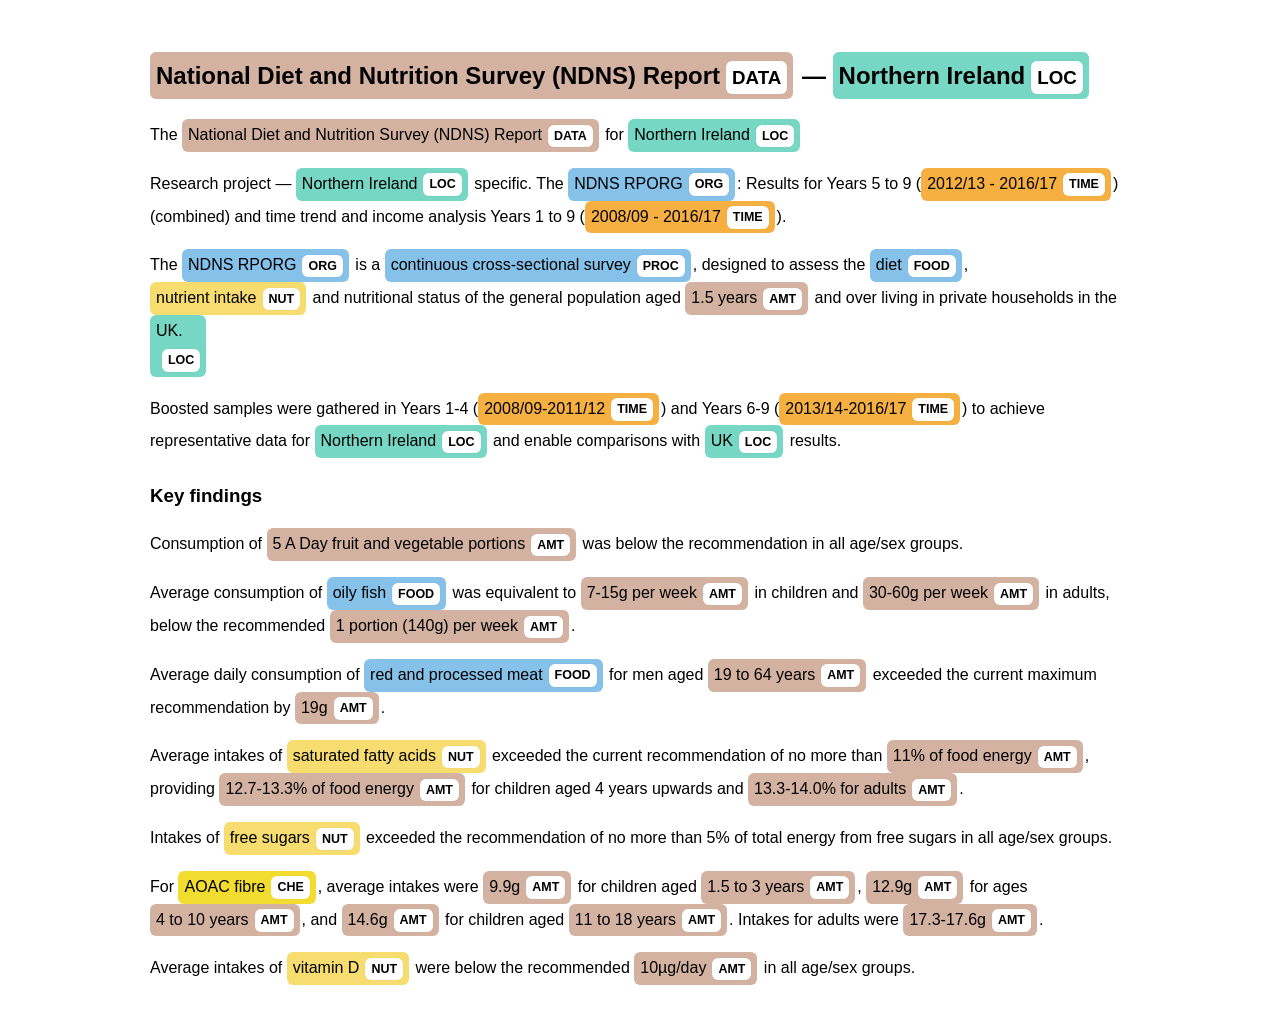
<file: 0002_cleaned.html>
<!DOCTYPE html>
<!--
  Entity Visualization HTML Template
  
  Content Source:
  This content is derived from the UK Government Food Statistics Pocketbook:
  https://www.gov.uk/government/statistics/food-statistics-pocketbook/food-statistics-in-your-pocket
  
  This file displays named entity recognition (NER) annotations for text content,
  specifically the National Diet and Nutrition Survey (NDNS) Report for Northern Ireland.
  Entities are highlighted with color-coded backgrounds and labeled badges.
-->
<html lang="en">
<head>
<meta charset="UTF-8">
<title>ent Visualization</title>

<link rel="stylesheet" href="static/0002_cleaned.page.css">
</head>
<body>
<!-- 
  Main Content Area
  Source: UK Government Food Statistics Pocketbook
  URL: https://www.gov.uk/government/statistics/food-statistics-pocketbook/food-statistics-in-your-pocket
  
  This section contains the National Diet and Nutrition Survey (NDNS) Report content
  with named entity recognition annotations. Each entity is wrapped in a <span> element
  with the appropriate entity class and data-label attribute.
-->
<div class="doc">
<!-- Document Title - NDNS Report for Northern Ireland -->
<h2><span class="ent DATA" data-label="DATA" title="DATA">National Diet and Nutrition Survey (NDNS) Report</span> — <span class="ent LOC" data-label="LOC" title="LOC">Northern Ireland</span></h2>

<!-- Introduction paragraph -->
<p>
The <span class="ent DATA" data-label="DATA" title="DATA">National Diet and Nutrition Survey (NDNS) Report</span> for <span class="ent LOC" data-label="LOC" title="LOC">Northern Ireland</span>
</p>

<!-- Research project overview - describes the NDNS Research Project scope and time periods -->
<p>
Research project — <span class="ent LOC" data-label="LOC" title="LOC">Northern Ireland</span> specific. The <span class="ent ORG" data-label="ORG" title="ORG">NDNS RP<span class="label">ORG</span></span>: Results for Years 5 to 9 (<span class="ent TIME" data-label="TIME" title="TIME">2012/13 - 2016/17</span>) (combined) and time trend and income analysis Years 1 to 9 (<span class="ent TIME" data-label="TIME" title="TIME">2008/09 - 2016/17</span>).
</p>

<!-- Survey methodology description -->
<p>
The <span class="ent ORG" data-label="ORG" title="ORG">NDNS RP<span class="label">ORG</span></span> is a <span class="ent PROC" data-label="PROC" title="PROC">continuous cross-sectional survey</span>, designed to assess the <span class="ent FOOD" data-label="FOOD" title="FOOD">diet</span>, <span class="ent NUT" data-label="NUT" title="NUT">nutrient intake</span> and nutritional status of the general population aged <span class="ent AMT" data-label="AMT" title="AMT">1.5 years</span> and over living in private households in the <span class="ent LOC" data-label="LOC" title="LOC">UK.
</p>

<!-- Sampling methodology - explains boosted samples for Northern Ireland representation -->
<p>
Boosted samples were gathered in Years 1-4 (<span class="ent TIME" data-label="TIME" title="TIME">2008/09-2011/12</span>) and Years 6-9 (<span class="ent TIME" data-label="TIME" title="TIME">2013/14-2016/17</span>) to achieve representative data for <span class="ent LOC" data-label="LOC" title="LOC">Northern Ireland</span> and enable comparisons with <span class="ent LOC" data-label="LOC" title="LOC">UK</span> results.
</p>

<!-- Key Findings Section - summarizes main nutritional findings from the survey -->
<h3>Key findings</h3>

<!-- Finding 1: Fruit and vegetable consumption below recommendations -->
<p>
Consumption of <span class="ent AMT" data-label="AMT" title="AMT">5 A Day fruit and vegetable portions</span> was below the recommendation in all age/sex groups.
</p>

<!-- Finding 2: Oily fish consumption below recommended levels -->
<p>
Average consumption of <span class="ent FOOD" data-label="FOOD" title="FOOD">oily fish</span> was equivalent to <span class="ent AMT" data-label="AMT" title="AMT">7-15g per week</span> in children and <span class="ent AMT" data-label="AMT" title="AMT">30-60g per week</span> in adults, below the recommended <span class="ent AMT" data-label="AMT" title="AMT">1 portion (140g) per week</span>.
</p>

<!-- Finding 3: Red and processed meat consumption exceeds recommendations for adult men -->
<p>
Average daily consumption of <span class="ent FOOD" data-label="FOOD" title="FOOD">red and processed meat</span> for men aged <span class="ent AMT" data-label="AMT" title="AMT">19 to 64 years</span> exceeded the current maximum recommendation by <span class="ent AMT" data-label="AMT" title="AMT">19g</span>.
</p>

<!-- Finding 4: Saturated fatty acid intake exceeds recommendations -->
<p>
Average intakes of <span class="ent NUT" data-label="NUT" title="NUT">saturated fatty acids</span> exceeded the current recommendation of no more than <span class="ent AMT" data-label="AMT" title="AMT">11% of food energy</span>, providing <span class="ent AMT" data-label="AMT" title="AMT">12.7-13.3% of food energy</span> for children aged 4 years upwards and <span class="ent AMT" data-label="AMT" title="AMT">13.3-14.0% for adults</span>.
</p>

<!-- Finding 5: Free sugars intake exceeds recommendations across all groups -->
<p>
Intakes of <span class="ent NUT" data-label="NUT" title="NUT">free sugars</span> exceeded the recommendation of no more than 5% of total energy from free sugars in all age/sex groups.
</p>

<!-- Finding 6: AOAC fibre intake by age group -->
<p>
For <span class="ent CHE" data-label="CHE" title="CHE">AOAC fibre</span>, average intakes were <span class="ent AMT" data-label="AMT" title="AMT">9.9g</span> for children aged <span class="ent AMT" data-label="AMT" title="AMT">1.5 to 3 years</span>, <span class="ent AMT" data-label="AMT" title="AMT">12.9g</span> for ages <span class="ent AMT" data-label="AMT" title="AMT">4 to 10 years</span>, and <span class="ent AMT" data-label="AMT" title="AMT">14.6g</span> for children aged <span class="ent AMT" data-label="AMT" title="AMT">11 to 18 years</span>. Intakes for adults were <span class="ent AMT" data-label="AMT" title="AMT">17.3-17.6g</span>.
</p>

<!-- Finding 7: Vitamin D intake below recommendations -->
<p>
Average intakes of <span class="ent NUT" data-label="NUT" title="NUT">vitamin D</span> were below the recommended <span class="ent AMT" data-label="AMT" title="AMT">10µg/day</span> in all age/sex groups.
</p>
</div>
</body></html>
</file>
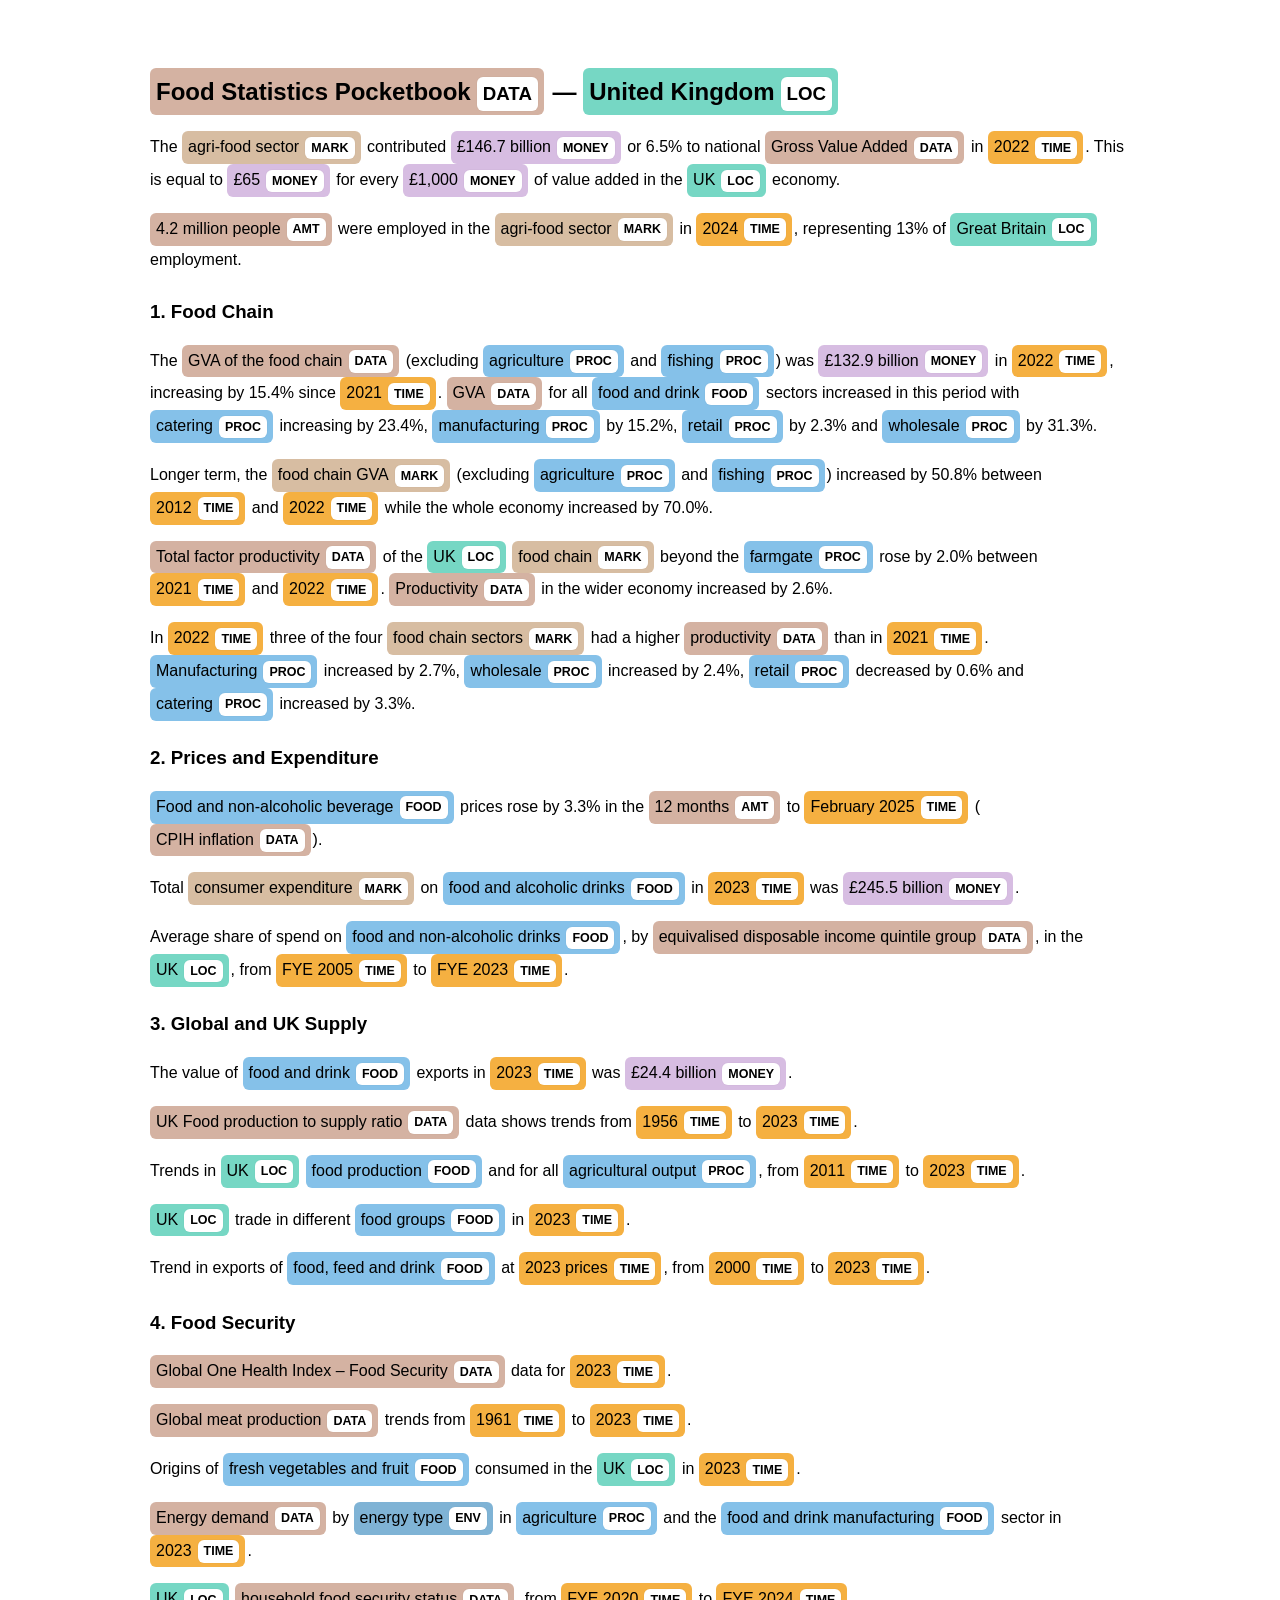
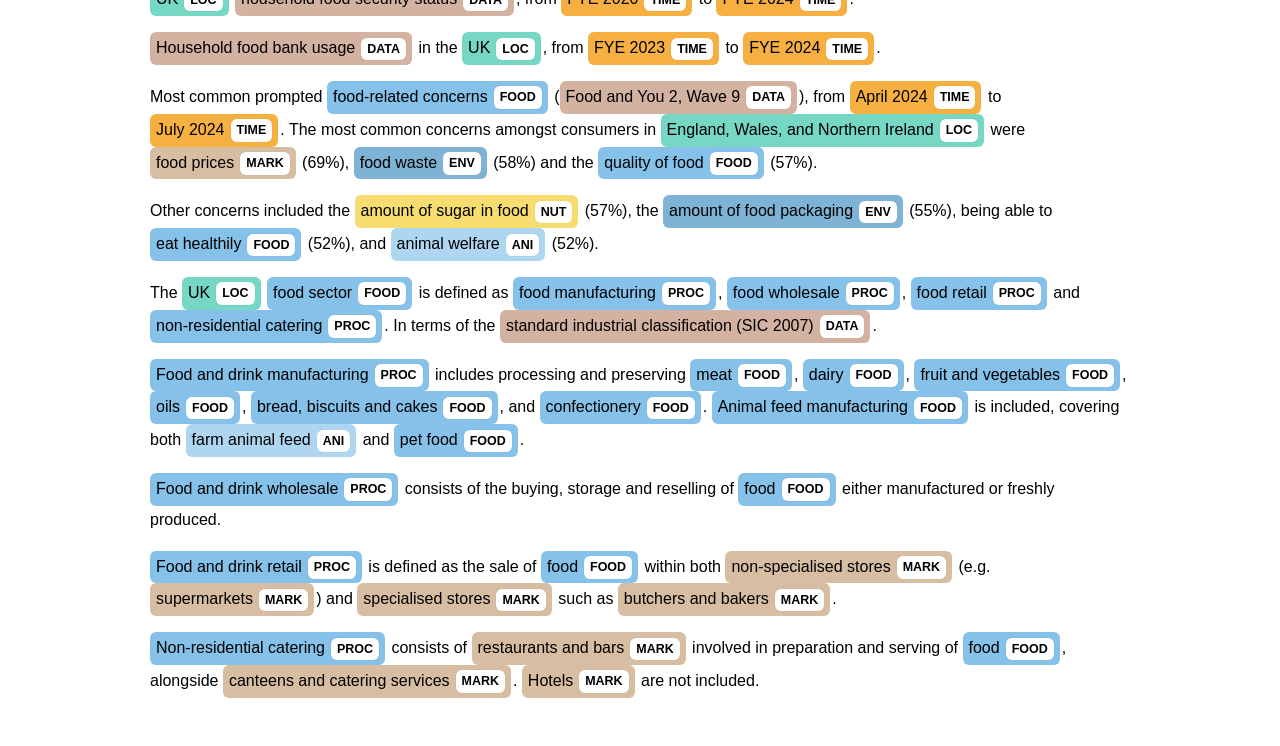
<file: food_statistics_pocketbook.html>
<!DOCTYPE html>
<!--
  Entity Visualization HTML Template
  
  Content Source:
  UK Government Food Statistics Pocketbook - Food statistics in your pocket
  https://www.gov.uk/government/statistics/food-statistics-pocketbook/food-statistics-in-your-pocket
  
  This file displays named entity recognition (NER) annotations for text content
  from the UK Government Food Statistics Pocketbook, covering food chain statistics,
  prices and expenditure, global supply, and food security data.
  Entities are highlighted with color-coded backgrounds and labeled badges.
-->
<html lang="en">
<head>
<meta charset="UTF-8">
<title>Food Statistics Pocketbook - Entity Visualization</title>

<link rel="stylesheet" href="static/food_statistics_pocketbook.page.css">
</head>
<body>
<!-- 
  Main Content Area
  Source: UK Government Food Statistics Pocketbook
  URL: https://www.gov.uk/government/statistics/food-statistics-pocketbook/food-statistics-in-your-pocket
  
  This section contains Food Statistics Pocketbook content with named entity recognition 
  annotations. Each entity is wrapped in a <span> element with the appropriate entity 
  class and data-label attribute.
-->
<div class="doc">
<!-- Document Title - Food Statistics Pocketbook Overview -->
<h2><span class="ent DATA" data-label="DATA" title="DATA">Food Statistics Pocketbook</span> — <span class="ent LOC" data-label="LOC" title="LOC">United Kingdom</span></h2>

<!-- Key Statistics Overview -->
<p>
The <span class="ent MARK" data-label="MARK" title="MARK">agri-food sector</span> contributed <span class="ent MONEY" data-label="MONEY" title="MONEY">£146.7 billion</span> or 6.5% to national <span class="ent DATA" data-label="DATA" title="DATA">Gross Value Added</span> in <span class="ent TIME" data-label="TIME" title="TIME">2022</span>. This is equal to <span class="ent MONEY" data-label="MONEY" title="MONEY">£65</span> for every <span class="ent MONEY" data-label="MONEY" title="MONEY">£1,000</span> of value added in the <span class="ent LOC" data-label="LOC" title="LOC">UK</span> economy.
</p>

<p>
<span class="ent AMT" data-label="AMT" title="AMT">4.2 million people</span> were employed in the <span class="ent MARK" data-label="MARK" title="MARK">agri-food sector</span> in <span class="ent TIME" data-label="TIME" title="TIME">2024</span>, representing 13% of <span class="ent LOC" data-label="LOC" title="LOC">Great Britain</span> employment.
</p>

<!-- Food Chain Section -->
<h3>1. Food Chain</h3>

<!-- Gross Value Added of UK Agri-food chain -->
<p>
The <span class="ent DATA" data-label="DATA" title="DATA">GVA of the food chain</span> (excluding <span class="ent PROC" data-label="PROC" title="PROC">agriculture</span> and <span class="ent PROC" data-label="PROC" title="PROC">fishing</span>) was <span class="ent MONEY" data-label="MONEY" title="MONEY">£132.9 billion</span> in <span class="ent TIME" data-label="TIME" title="TIME">2022</span>, increasing by 15.4% since <span class="ent TIME" data-label="TIME" title="TIME">2021</span>. <span class="ent DATA" data-label="DATA" title="DATA">GVA</span> for all <span class="ent FOOD" data-label="FOOD" title="FOOD">food and drink</span> sectors increased in this period with <span class="ent PROC" data-label="PROC" title="PROC">catering</span> increasing by 23.4%, <span class="ent PROC" data-label="PROC" title="PROC">manufacturing</span> by 15.2%, <span class="ent PROC" data-label="PROC" title="PROC">retail</span> by 2.3% and <span class="ent PROC" data-label="PROC" title="PROC">wholesale</span> by 31.3%.
</p>

<p>
Longer term, the <span class="ent MARK" data-label="MARK" title="MARK">food chain GVA</span> (excluding <span class="ent PROC" data-label="PROC" title="PROC">agriculture</span> and <span class="ent PROC" data-label="PROC" title="PROC">fishing</span>) increased by 50.8% between <span class="ent TIME" data-label="TIME" title="TIME">2012</span> and <span class="ent TIME" data-label="TIME" title="TIME">2022</span> while the whole economy increased by 70.0%.
</p>

<!-- Total Factor Productivity -->
<p>
<span class="ent DATA" data-label="DATA" title="DATA">Total factor productivity</span> of the <span class="ent LOC" data-label="LOC" title="LOC">UK</span> <span class="ent MARK" data-label="MARK" title="MARK">food chain</span> beyond the <span class="ent PROC" data-label="PROC" title="PROC">farmgate</span> rose by 2.0% between <span class="ent TIME" data-label="TIME" title="TIME">2021</span> and <span class="ent TIME" data-label="TIME" title="TIME">2022</span>. <span class="ent DATA" data-label="DATA" title="DATA">Productivity</span> in the wider economy increased by 2.6%.
</p>

<p>
In <span class="ent TIME" data-label="TIME" title="TIME">2022</span> three of the four <span class="ent MARK" data-label="MARK" title="MARK">food chain sectors</span> had a higher <span class="ent DATA" data-label="DATA" title="DATA">productivity</span> than in <span class="ent TIME" data-label="TIME" title="TIME">2021</span>. <span class="ent PROC" data-label="PROC" title="PROC">Manufacturing</span> increased by 2.7%, <span class="ent PROC" data-label="PROC" title="PROC">wholesale</span> increased by 2.4%, <span class="ent PROC" data-label="PROC" title="PROC">retail</span> decreased by 0.6% and <span class="ent PROC" data-label="PROC" title="PROC">catering</span> increased by 3.3%.
</p>

<!-- Prices and Expenditure Section -->
<h3>2. Prices and Expenditure</h3>

<p>
<span class="ent FOOD" data-label="FOOD" title="FOOD">Food and non-alcoholic beverage</span> prices rose by 3.3% in the <span class="ent AMT" data-label="AMT" title="AMT">12 months</span> to <span class="ent TIME" data-label="TIME" title="TIME">February 2025</span> (<span class="ent DATA" data-label="DATA" title="DATA">CPIH inflation</span>).
</p>

<p>
Total <span class="ent MARK" data-label="MARK" title="MARK">consumer expenditure</span> on <span class="ent FOOD" data-label="FOOD" title="FOOD">food and alcoholic drinks</span> in <span class="ent TIME" data-label="TIME" title="TIME">2023</span> was <span class="ent MONEY" data-label="MONEY" title="MONEY">£245.5 billion</span>.
</p>

<p>
Average share of spend on <span class="ent FOOD" data-label="FOOD" title="FOOD">food and non-alcoholic drinks</span>, by <span class="ent DATA" data-label="DATA" title="DATA">equivalised disposable income quintile group</span>, in the <span class="ent LOC" data-label="LOC" title="LOC">UK</span>, from <span class="ent TIME" data-label="TIME" title="TIME">FYE 2005</span> to <span class="ent TIME" data-label="TIME" title="TIME">FYE 2023</span>.
</p>

<!-- Global and UK Supply Section -->
<h3>3. Global and UK Supply</h3>

<p>
The value of <span class="ent FOOD" data-label="FOOD" title="FOOD">food and drink</span> exports in <span class="ent TIME" data-label="TIME" title="TIME">2023</span> was <span class="ent MONEY" data-label="MONEY" title="MONEY">£24.4 billion</span>.
</p>

<p>
<span class="ent DATA" data-label="DATA" title="DATA">UK Food production to supply ratio</span> data shows trends from <span class="ent TIME" data-label="TIME" title="TIME">1956</span> to <span class="ent TIME" data-label="TIME" title="TIME">2023</span>.
</p>

<p>
Trends in <span class="ent LOC" data-label="LOC" title="LOC">UK</span> <span class="ent FOOD" data-label="FOOD" title="FOOD">food production</span> and for all <span class="ent PROC" data-label="PROC" title="PROC">agricultural output</span>, from <span class="ent TIME" data-label="TIME" title="TIME">2011</span> to <span class="ent TIME" data-label="TIME" title="TIME">2023</span>.
</p>

<p>
<span class="ent LOC" data-label="LOC" title="LOC">UK</span> trade in different <span class="ent FOOD" data-label="FOOD" title="FOOD">food groups</span> in <span class="ent TIME" data-label="TIME" title="TIME">2023</span>.
</p>

<p>
Trend in exports of <span class="ent FOOD" data-label="FOOD" title="FOOD">food, feed and drink</span> at <span class="ent TIME" data-label="TIME" title="TIME">2023 prices</span>, from <span class="ent TIME" data-label="TIME" title="TIME">2000</span> to <span class="ent TIME" data-label="TIME" title="TIME">2023</span>.
</p>

<!-- Food Security Section -->
<h3>4. Food Security</h3>

<p>
<span class="ent DATA" data-label="DATA" title="DATA">Global One Health Index – Food Security</span> data for <span class="ent TIME" data-label="TIME" title="TIME">2023</span>.
</p>

<p>
<span class="ent DATA" data-label="DATA" title="DATA">Global meat production</span> trends from <span class="ent TIME" data-label="TIME" title="TIME">1961</span> to <span class="ent TIME" data-label="TIME" title="TIME">2023</span>.
</p>

<p>
Origins of <span class="ent FOOD" data-label="FOOD" title="FOOD">fresh vegetables and fruit</span> consumed in the <span class="ent LOC" data-label="LOC" title="LOC">UK</span> in <span class="ent TIME" data-label="TIME" title="TIME">2023</span>.
</p>

<p>
<span class="ent DATA" data-label="DATA" title="DATA">Energy demand</span> by <span class="ent ENV" data-label="ENV" title="ENV">energy type</span> in <span class="ent PROC" data-label="PROC" title="PROC">agriculture</span> and the <span class="ent FOOD" data-label="FOOD" title="FOOD">food and drink manufacturing</span> sector in <span class="ent TIME" data-label="TIME" title="TIME">2023</span>.
</p>

<!-- Household Food Security -->
<p>
<span class="ent LOC" data-label="LOC" title="LOC">UK</span> <span class="ent DATA" data-label="DATA" title="DATA">household food security status</span>, from <span class="ent TIME" data-label="TIME" title="TIME">FYE 2020</span> to <span class="ent TIME" data-label="TIME" title="TIME">FYE 2024</span>.
</p>

<p>
<span class="ent DATA" data-label="DATA" title="DATA">Household food bank usage</span> in the <span class="ent LOC" data-label="LOC" title="LOC">UK</span>, from <span class="ent TIME" data-label="TIME" title="TIME">FYE 2023</span> to <span class="ent TIME" data-label="TIME" title="TIME">FYE 2024</span>.
</p>

<!-- Food-Related Concerns -->
<p>
Most common prompted <span class="ent FOOD" data-label="FOOD" title="FOOD">food-related concerns</span> (<span class="ent DATA" data-label="DATA" title="DATA">Food and You 2, Wave 9</span>), from <span class="ent TIME" data-label="TIME" title="TIME">April 2024</span> to <span class="ent TIME" data-label="TIME" title="TIME">July 2024</span>. The most common concerns amongst consumers in <span class="ent LOC" data-label="LOC" title="LOC">England, Wales, and Northern Ireland</span> were <span class="ent MARK" data-label="MARK" title="MARK">food prices</span> (69%), <span class="ent ENV" data-label="ENV" title="ENV">food waste</span> (58%) and the <span class="ent FOOD" data-label="FOOD" title="FOOD">quality of food</span> (57%).
</p>

<p>
Other concerns included the <span class="ent NUT" data-label="NUT" title="NUT">amount of sugar in food</span> (57%), the <span class="ent ENV" data-label="ENV" title="ENV">amount of food packaging</span> (55%), being able to <span class="ent FOOD" data-label="FOOD" title="FOOD">eat healthily</span> (52%), and <span class="ent ANI" data-label="ANI" title="ANI">animal welfare</span> (52%).
</p>

<!-- Sectoral Information -->
<p>
The <span class="ent LOC" data-label="LOC" title="LOC">UK</span> <span class="ent FOOD" data-label="FOOD" title="FOOD">food sector</span> is defined as <span class="ent PROC" data-label="PROC" title="PROC">food manufacturing</span>, <span class="ent PROC" data-label="PROC" title="PROC">food wholesale</span>, <span class="ent PROC" data-label="PROC" title="PROC">food retail</span> and <span class="ent PROC" data-label="PROC" title="PROC">non-residential catering</span>. In terms of the <span class="ent DATA" data-label="DATA" title="DATA">standard industrial classification (SIC 2007)</span>.
</p>

<p>
<span class="ent PROC" data-label="PROC" title="PROC">Food and drink manufacturing</span> includes processing and preserving <span class="ent FOOD" data-label="FOOD" title="FOOD">meat</span>, <span class="ent FOOD" data-label="FOOD" title="FOOD">dairy</span>, <span class="ent FOOD" data-label="FOOD" title="FOOD">fruit and vegetables</span>, <span class="ent FOOD" data-label="FOOD" title="FOOD">oils</span>, <span class="ent FOOD" data-label="FOOD" title="FOOD">bread, biscuits and cakes</span>, and <span class="ent FOOD" data-label="FOOD" title="FOOD">confectionery</span>. <span class="ent FOOD" data-label="FOOD" title="FOOD">Animal feed manufacturing</span> is included, covering both <span class="ent ANI" data-label="ANI" title="ANI">farm animal feed</span> and <span class="ent FOOD" data-label="FOOD" title="FOOD">pet food</span>.
</p>

<p>
<span class="ent PROC" data-label="PROC" title="PROC">Food and drink wholesale</span> consists of the buying, storage and reselling of <span class="ent FOOD" data-label="FOOD" title="FOOD">food</span> either manufactured or freshly produced.
</p>

<p>
<span class="ent PROC" data-label="PROC" title="PROC">Food and drink retail</span> is defined as the sale of <span class="ent FOOD" data-label="FOOD" title="FOOD">food</span> within both <span class="ent MARK" data-label="MARK" title="MARK">non-specialised stores</span> (e.g. <span class="ent MARK" data-label="MARK" title="MARK">supermarkets</span>) and <span class="ent MARK" data-label="MARK" title="MARK">specialised stores</span> such as <span class="ent MARK" data-label="MARK" title="MARK">butchers and bakers</span>.
</p>

<p>
<span class="ent PROC" data-label="PROC" title="PROC">Non-residential catering</span> consists of <span class="ent MARK" data-label="MARK" title="MARK">restaurants and bars</span> involved in preparation and serving of <span class="ent FOOD" data-label="FOOD" title="FOOD">food</span>, alongside <span class="ent MARK" data-label="MARK" title="MARK">canteens and catering services</span>. <span class="ent MARK" data-label="MARK" title="MARK">Hotels</span> are not included.
</p>

</div>
</body></html>
</file>
<file: static/0002_cleaned.page.css>
/* This interface was developed by Dr. Yunan Li (School of Computer Science, University College Dublin), in collaboration with Dr. Hung Ngo, Prof. Tahar Kechadi, Prof. Michela Bertolotto and University of Oxford. */
/* CSS Custom Properties (Variables) for Entity Type Colors
     Each entity type has a distinct color for visual differentiation:
     - ORG: Organization (light blue)
     - PER: Person (lighter blue)
     - LOC: Location (teal)
     - TIME: Time/Date (orange)
     - MONEY: Monetary values (lavender)
     - AMT: Amount/Quantity (light purple)
     - PLANT: Plant-related entities (yellow)
     - ANI: Animal-related entities (light blue)
     - FOOD: Food items (blue)
     - NUT: Nutrition/Nutrients (yellow)
     - CHE: Chemical compounds (bright yellow)
     - DIS: Disease/Disorder (orange-yellow)
     - EVENT: Events (light green)
     - PROC: Process (blue)
     - ENV: Environment (blue-gray)
     - LAW: Legal/Law (blue)
     - MARK: Market (beige)
     - TOOL: Tools/Instruments (lavender)
     - DATA: Data/Datasets (pink-beige)
  */
  :root{
    --ORG:#85C1E9; --PER:#AED6F1; --LOC:#76D7C4; --TIME:#F5B041; --MONEY:#D7BDE2; --AMT:#D1BAE2;
	--PLANT:#F9E79F; --ANI:#AED6F1; --FOOD:#85C1E9; --NUT:#F7DC6F; --CHE:#F2DC2F; --DIS:#F8C471;
	--EVENT:#82E0AA; --PROC:#85C1E9; --ENV:#7FB3D5; --LAW:#7FB4DD; --MARK:#D7BDA2; --TOOL:#E8DAEF; --DATA:#D4B2A2;
  }

  /* Base body styling - clean, readable typography */
  body{
    font-family: "Segoe UI", Roboto, Arial, sans-serif;
    color: #000;
    padding: 24px;
    line-height: 1.8; /* increased line spacing for better readability */
    background: #fff;
  }

  /* Document container - centered, max-width layout similar to displaCy visualization tool */
  .doc {
    max-width: 980px;
    margin: 0 auto;
    font-size: 16px;
  }

  /* Heading styles */
  h3, h3 { margin: 1.1em 0 0.4em 0; font-weight: 600; }

  /* Entity base styling - inline-block elements with rounded corners
     Entities are highlighted spans that wrap named entities in the text */
  .ent {
    display: inline-block;
    position: relative;
    padding: 2px 6px;
    margin: 0 2px 0 0;
    border-radius: 6px;
    color: #000; /* black text for readability against colored backgrounds */
    text-decoration: none;
    white-space: pre-wrap; /* preserve whitespace and allow wrapping */
  }
  
  /* Entity label badge - automatically appended after each entity
     Uses the data-label attribute to display the entity type (e.g., "ORG", "LOC")
     White background with bold text for clear identification */
  .ent::after{
    content: attr(data-label);
    display: inline-block;
    margin-left: 6px;
    padding: 0 6px;
    background: #fff;
    color: #000;
    font-weight: 700;
    border-radius: 6px;
    font-size: 0.78em;
    line-height: 1.8;
    vertical-align: middle;
    box-shadow: 0 0 0 1px rgba(0,0,0,0.02); /* subtle border effect */
  }

  /* Hover tooltip styling - entities with title attributes show tooltips on hover */
  .ent[title] { cursor: default; }

  /* Entity type color mappings - each entity class gets its background color
     from the CSS custom properties defined in :root */
  .ORG { background: var(--ORG); }
  .PER { background: var(--PER); }
  .LOC { background: var(--LOC); }
  .TIME { background: var(--TIME); }
  .MONEY { background: var(--MONEY); }
  .AMT { background: var(--DATA); }
  .PLANT { background: var(--PLANT); }
  .ANI { background: var(--ANI); }
  .FOOD { background: var(--FOOD); }
  .NUT { background: var(--NUT); }
  .CHE { background: var(--CHE); }
  .DIS { background: var(--DIS); }
  .EVENT { background: var(--EVENT); }
  .PROC { background: var(--PROC); }
  .ENV { background: var(--ENV); }
  .LAW { background: var(--LAW); }
  .MARK { background: var(--MARK); }
  .TOOL { background: var(--TOOL); }
  .DATA { background: var(--DATA); }

  /* Responsive design - adjust padding and font size for smaller screens */
  @media (max-width:600px){
    body{padding:12px;}
    .doc{font-size:15px;}
  }
</file>
<file: static/food_statistics_pocketbook.page.css>
/* This interface was developed by Dr. Yunan Li (School of Computer Science, University College Dublin), in collaboration with Dr. Hung Ngo, Prof. Tahar Kechadi, Prof. Michela Bertolotto and University of Oxford. */
/* CSS Custom Properties (Variables) for Entity Type Colors
     Each entity type has a distinct color for visual differentiation:
     - ORG: Organization (light blue)
     - PER: Person (lighter blue)
     - LOC: Location (teal)
     - TIME: Time/Date (orange)
     - MONEY: Monetary values (lavender)
     - AMT: Amount/Quantity (light purple)
     - PLANT: Plant-related entities (yellow)
     - ANI: Animal-related entities (light blue)
     - FOOD: Food items (blue)
     - NUT: Nutrition/Nutrients (yellow)
     - CHE: Chemical compounds (bright yellow)
     - DIS: Disease/Disorder (orange-yellow)
     - EVENT: Events (light green)
     - PROC: Process (blue)
     - ENV: Environment (blue-gray)
     - LAW: Legal/Law (blue)
     - MARK: Market (beige)
     - TOOL: Tools/Instruments (lavender)
     - DATA: Data/Datasets (pink-beige)
  */
  :root{
    --ORG:#85C1E9; --PER:#AED6F1; --LOC:#76D7C4; --TIME:#F5B041; --MONEY:#D7BDE2; --AMT:#D1BAE2;
	--PLANT:#F9E79F; --ANI:#AED6F1; --FOOD:#85C1E9; --NUT:#F7DC6F; --CHE:#F2DC2F; --DIS:#F8C471;
	--EVENT:#82E0AA; --PROC:#85C1E9; --ENV:#7FB3D5; --LAW:#7FB4DD; --MARK:#D7BDA2; --TOOL:#E8DAEF; --DATA:#D4B2A2;
  }

  /* Base body styling - clean, readable typography */
  body{
    font-family: "Segoe UI", Roboto, Arial, sans-serif;
    color: #000;
    padding: 24px;
    line-height: 1.8; /* increased line spacing for better readability */
    background: #fff;
  }

  /* Document container - centered, max-width layout similar to displaCy visualization tool */
  .doc {
    max-width: 980px;
    margin: 0 auto;
    font-size: 16px;
  }

  /* Heading styles */
  h2 { margin: 1.5em 0 0.6em 0; font-weight: 600; }
  h3 { margin: 1.1em 0 0.4em 0; font-weight: 600; }

  /* Entity base styling - inline-block elements with rounded corners
     Entities are highlighted spans that wrap named entities in the text */
  .ent {
    display: inline-block;
    position: relative;
    padding: 2px 6px;
    margin: 0 2px 0 0;
    border-radius: 6px;
    color: #000; /* black text for readability against colored backgrounds */
    text-decoration: none;
    white-space: pre-wrap; /* preserve whitespace and allow wrapping */
  }
  
  /* Entity label badge - automatically appended after each entity
     Uses the data-label attribute to display the entity type (e.g., "ORG", "LOC")
     White background with bold text for clear identification */
  .ent::after{
    content: attr(data-label);
    display: inline-block;
    margin-left: 6px;
    padding: 0 6px;
    background: #fff;
    color: #000;
    font-weight: 700;
    border-radius: 6px;
    font-size: 0.78em;
    line-height: 1.8;
    vertical-align: middle;
    box-shadow: 0 0 0 1px rgba(0,0,0,0.02); /* subtle border effect */
  }

  /* Hover tooltip styling - entities with title attributes show tooltips on hover */
  .ent[title] { cursor: default; }

  /* Entity type color mappings - each entity class gets its background color
     from the CSS custom properties defined in :root */
  .ORG { background: var(--ORG); }
  .PER { background: var(--PER); }
  .LOC { background: var(--LOC); }
  .TIME { background: var(--TIME); }
  .MONEY { background: var(--MONEY); }
  .AMT { background: var(--DATA); }
  .PLANT { background: var(--PLANT); }
  .ANI { background: var(--ANI); }
  .FOOD { background: var(--FOOD); }
  .NUT { background: var(--NUT); }
  .CHE { background: var(--CHE); }
  .DIS { background: var(--DIS); }
  .EVENT { background: var(--EVENT); }
  .PROC { background: var(--PROC); }
  .ENV { background: var(--ENV); }
  .LAW { background: var(--LAW); }
  .MARK { background: var(--MARK); }
  .TOOL { background: var(--TOOL); }
  .DATA { background: var(--DATA); }

  /* Responsive design - adjust padding and font size for smaller screens */
  @media (max-width:600px){
    body{padding:12px;}
    .doc{font-size:15px;}
  }
</file>
